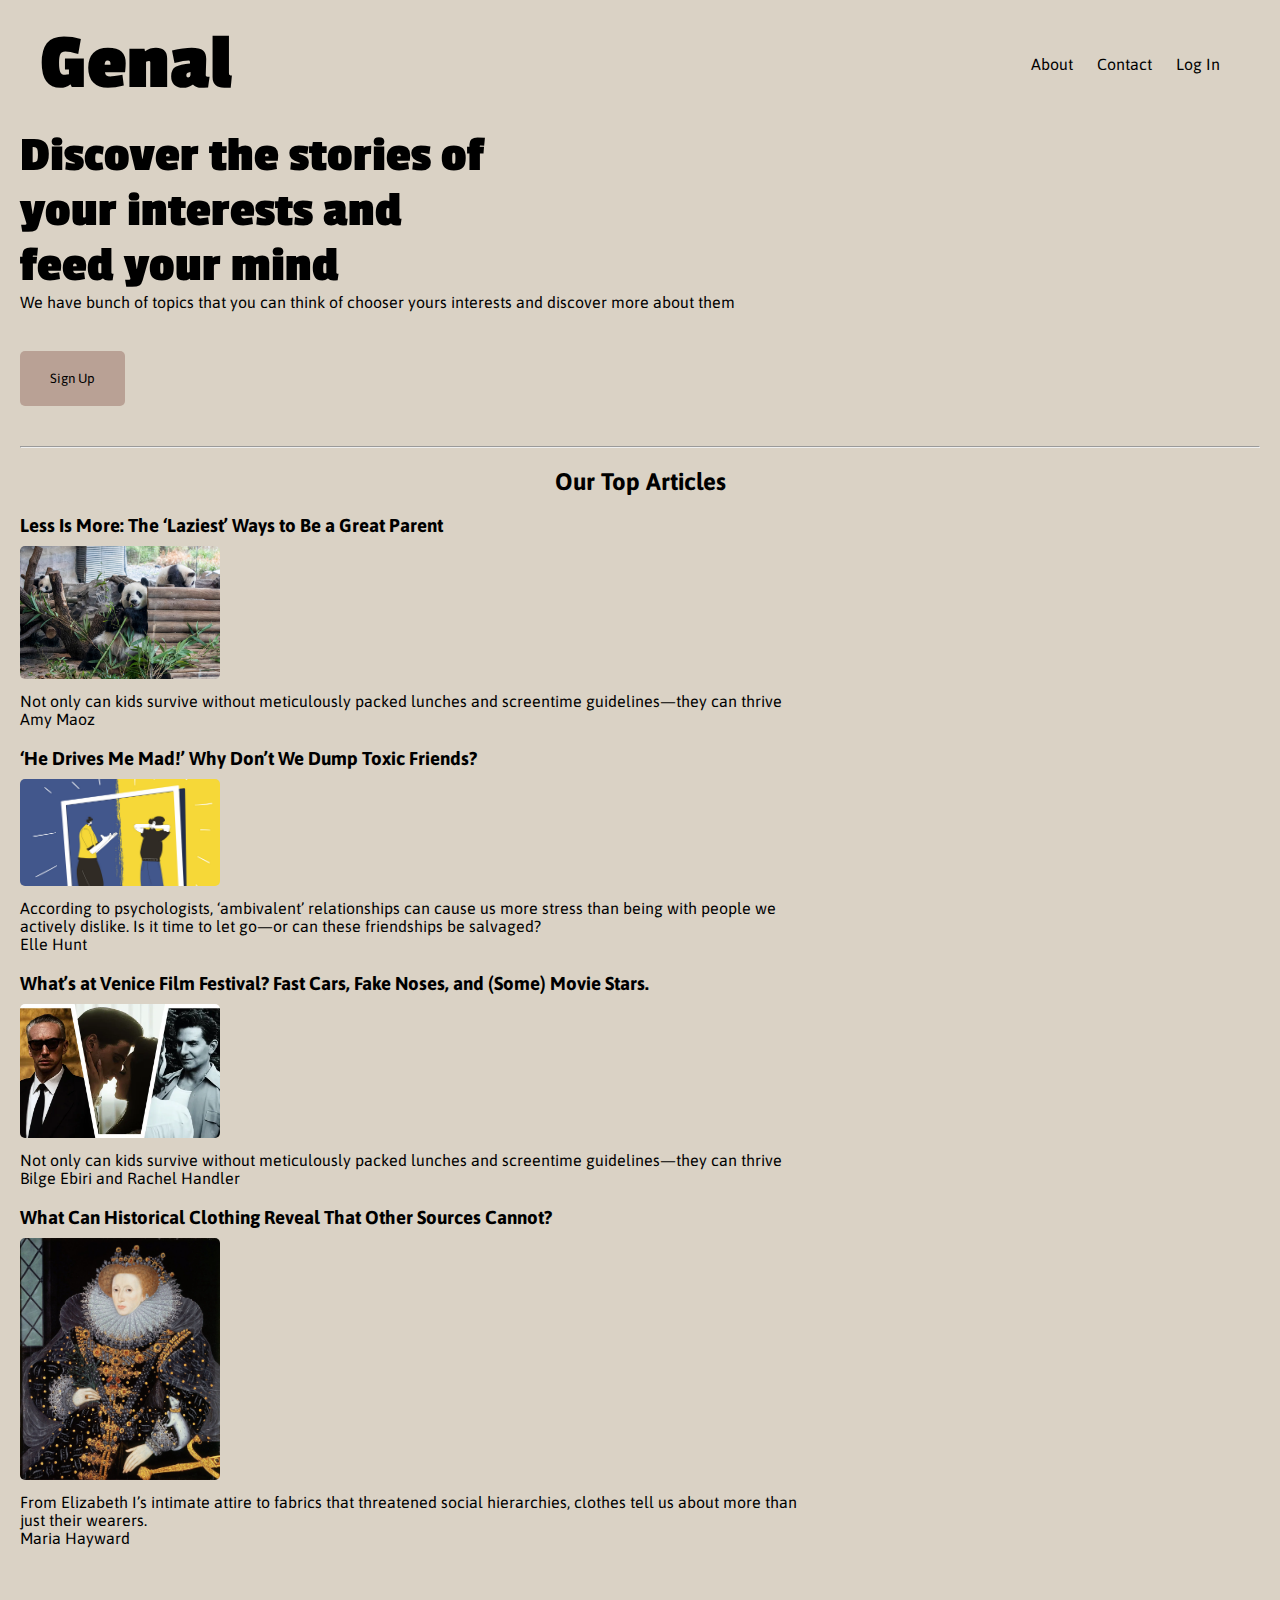
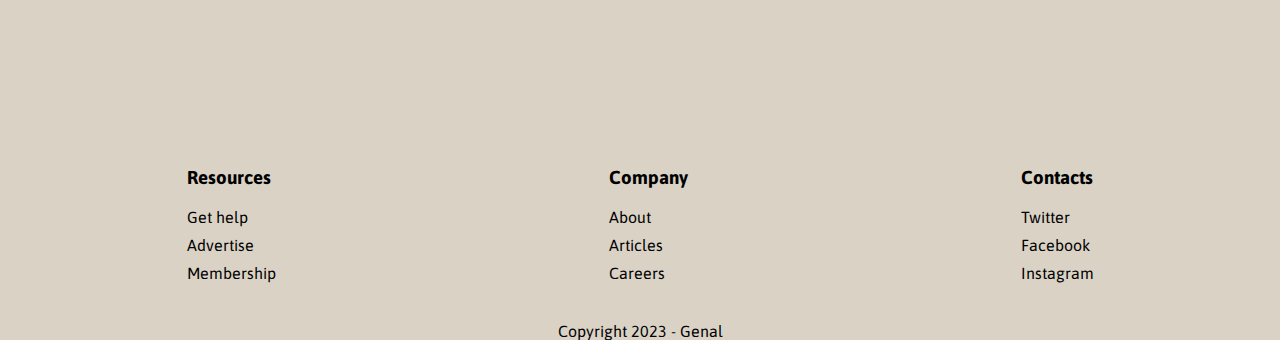
<file: index.html>
<!DOCTYPE html>
<html lang="en">
<head>
    <meta charset="UTF-8">
    <meta name="viewport" content="width=device-width, initial-scale=1.0">
    <title>Genal</title>
    <link rel="stylesheet" type="text/css" href="css/splashh.css">
</head>
<body>
    <div class="preloader">
        <!--Preloader div-->
    </div>
    
    <div class="header">
        <div class="container">
            <div class="navbar">
            <a href="#">
                <h1>Genal</h1>
            </a>
            
            
                <nav>
                    <ul>
                        <li><a href="#">About</a></li>
                        <li><a href="#">Contact</a></li>
                        <li><a href="login.html">Log In</a></li>
        
                    </ul>
                </nav> 
            </div>
        </div>
    </div>


    <div class="main">
        <div class="container">
            <div class="tag">
                <h2>Discover the stories of <br/>your interests and<br/> feed your mind</h2>
                <p>We have bunch of topics that you can think of
                    chooser yours interests and discover more about them</p>
                <a href="register.html">
                <button class="signBtn">Sign Up
                </button>
                </a>
            </div>
        </div>

        <div class="container">
            <hr/>
            <h2 class="articles-header">Our Top Articles</h2>
            <div class="article">
                <h3>Less Is More: The ‘Laziest’ Ways to Be a Great Parent</h3>
                <img src="images/articles/https __s3.amazonaws.com_pocket-collectionapi-prod-images_db7cac38-191d-4bb4-90cf-020d2203b62d.png" alt="pandas" width="200" />
                
                <p>Not only can kids survive without meticulously packed lunches and screentime guidelines—they can thrive</p>
                <p>Amy Maoz</p>
            </div>

            <div class="article">
                <h3>‘He Drives Me Mad!’ Why Don’t We Dump Toxic Friends?</h3>
                <img src="images/articles/623e493658986.png" alt="pandas" width="200" />
                
                <p>According to psychologists, ‘ambivalent’ relationships can cause us more stress than being with people we actively dislike. Is it time to let go—or can these friendships be salvaged?</p>
                <p>Elle Hunt</p>
            </div>

            <div class="article">
                <h3>What’s at Venice Film Festival? Fast Cars, Fake Noses, and (Some) Movie Stars.</h3>
                <img src="images/articles/a3dac95d30d54d94503c413796e6e5a9e5-venice.rhorizontal.w700.webp" alt="pandas" width="200" />
                
                <p>Not only can kids survive without meticulously packed lunches and screentime guidelines—they can thrive</p>
                <p>Bilge Ebiri and Rachel Handler</p>
            </div>

            <div class="article">
                <h3>What Can Historical Clothing Reveal That Other Sources Cannot?</h3>
                <img src="images/articles/Elizabeth I Fashion History Today.jpg" alt="pandas" width="200" />
                
                <p>From Elizabeth I’s intimate attire to fabrics that threatened social hierarchies, clothes tell us about more than just their wearers.</p>
                <p>Maria Hayward</p>
            </div>
        </div>
    </div>
    

    <div class="footer">
        <div class="container">
            <div class="content">
                <div class="col-footer">
                    <h3>Resources</h3>
                    <ul>
                        <li>Get help</li>
                        <li>Advertise</li>
                        <li>Membership</li>
                    </ul>
                </div>
                <div class="col-footer">
                    <h3>Company</h3>
                    <ul>
                        <li>About</li>
                        <li>Articles</li>
                        <li>Careers</li>
                    </ul>
                </div>
                <div class="col-footer">
                    <h3>Contacts</h3>
                    <ul>
                        <li>Twitter</li>
                        <li>Facebook</li>
                        <li>Instagram</li>
                    </ul>
                </div>
                
            </div>

            <p class="copyright">Copyright 2023 - Genal</p>
        </div>
    </div>
    
</body>
    <script>
        var loader = document.querySelector('.preloader');
        window.addEventListener('load', () => {
            loader.style.display = "none";
        })
    </script>
</html>
</file>
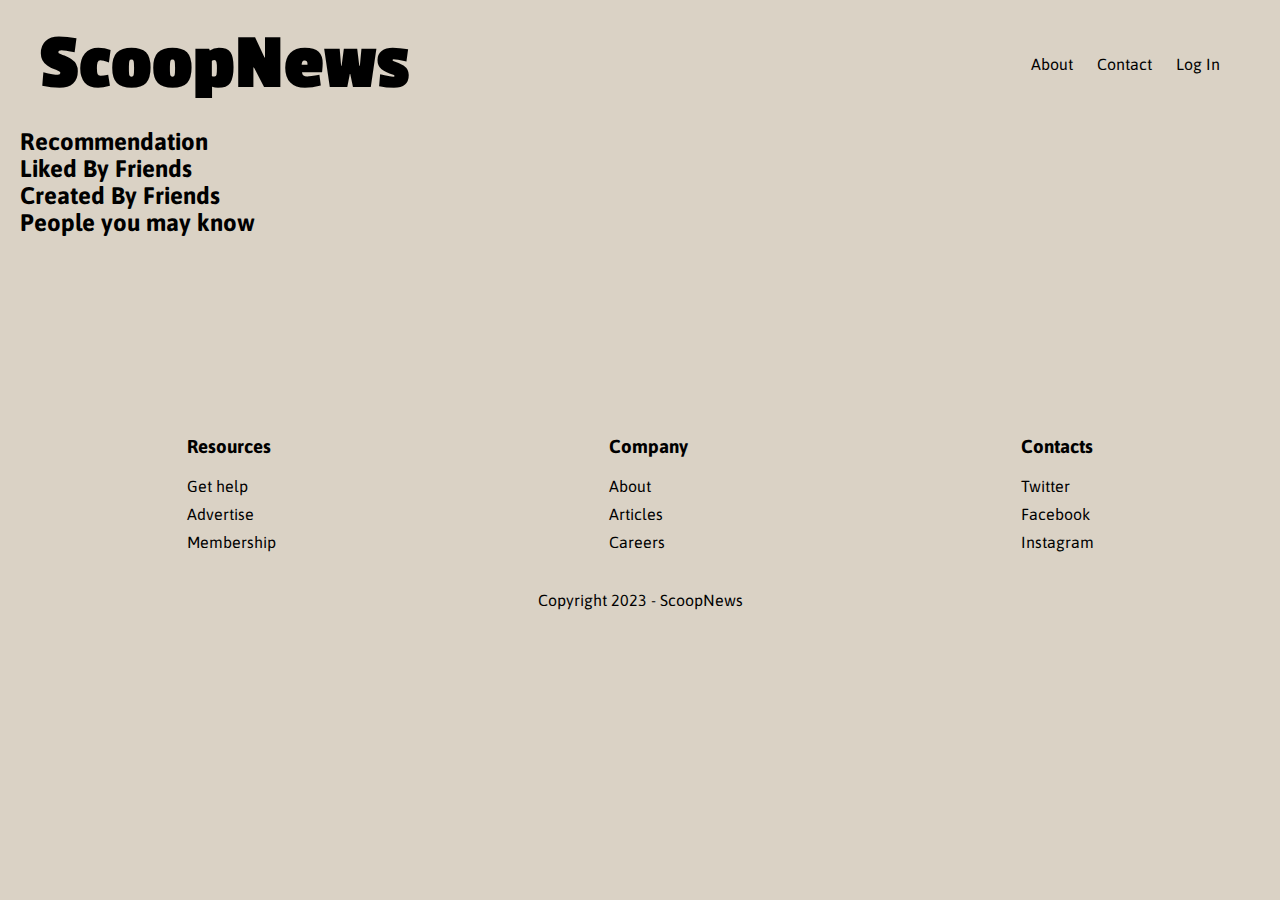
<file: articles.html>
<!DOCTYPE html>
<html lang="en">
<head>
    <meta charset="UTF-8">
    <meta name="viewport" content="width=device-width, initial-scale=1.0">
    <title>Splash Page</title>
    <link rel="stylesheet" type="text/css" href="css/splashh.css">
    <link rel="stylesheet" type="text/css" href="css/home.css">
</head>
<body>
    
    <div class="header">
        <div class="container">
            <div class="navbar">
            <h1>ScoopNews</h1>
            
                <nav>
                    <ul>
                        <li><a href="Brands.html">About</a></li>
                        <li><a href="FindCar.html">Contact</a></li>
                        <li><a href="homepage.html">Log In</a></li>
        
                    </ul>
                </nav> 
            </div>
        </div>
    </div>

    <div class="main">
        <div class="container">
            <h2>Recommendation</h2>

            <h2>Liked By Friends</h2>

            <h2>Created By Friends</h2>

            <h2>People you may know</h2>
        </div>

    </div>

    <div class="footer">
        <div class="container">
            <div class="content">
                <div class="col-footer">
                    <h3>Resources</h3>
                    <ul>
                        <li>Get help</li>
                        <li>Advertise</li>
                        <li>Membership</li>
                    </ul>
                </div>
                <div class="col-footer">
                    <h3>Company</h3>
                    <ul>
                        <li>About</li>
                        <li>Articles</li>
                        <li>Careers</li>
                    </ul>
                </div>
                <div class="col-footer">
                    <h3>Contacts</h3>
                    <ul>
                        <li>Twitter</li>
                        <li>Facebook</li>
                        <li>Instagram</li>
                    </ul>
                </div>
                
            </div>

            <p class="copyright">Copyright 2023 - ScoopNews</p>
        </div>
    </div>
    
</body>
</html>
</file>
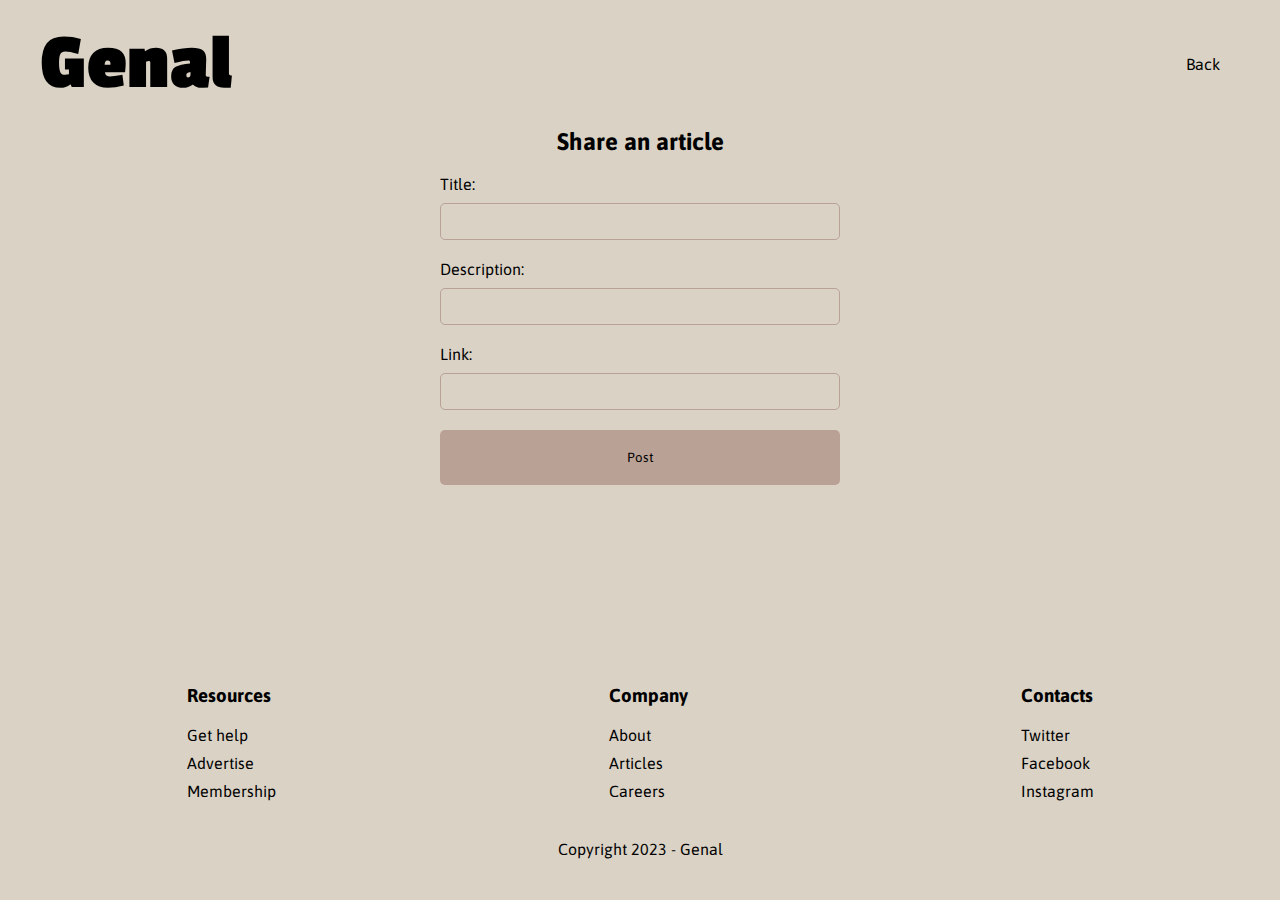
<file: createarticle.html>
<!DOCTYPE html>
<html lang="en">
<head>
    <meta charset="UTF-8">
    <meta name="viewport" content="width=device-width, initial-scale=1.0">
    <title>Post | Genal</title>
    <link rel="stylesheet" type="text/css" href="css/splashh.css">
    <link rel="stylesheet" type="text/css" href="css/home.css">
</head>
<body>
    
    <div class="header">
        <div class="container">
            <div class="navbar">
                <a href="index.html">
                    <h1>Genal</h1>
                </a>
            
                <nav>
                   <ul>
                        <li><a href="#">Back</a></li>
                   </ul>
                </nav> 
            </div>
        </div>
    </div>

    <div class="main">
        <div class="container">
            <form action="php/validatelogin.php" method="post">
                <h2>Share an article</h2>
                <div class="form-row">
                    <label for="username">Title:</label><br/>
                    <input type="text" id="username" name="username" />
                    <small id="unam"></small>
                </div>

                <div class="form-row">
                    <label for="username">Description:</label><br/>
                    <input type="text" id="username" name="username" />
                    <small id="unam"></small>
                </div>

                <div class="form-row">
                    <label for="username">Link:</label><br/>
                    <input type="text" id="username" name="username" />
                    <small id="unam"></small>
                </div>

                
                <button class="login">Post</button>
               
            </form>
        </div>

    </div>

    <div class="footer">
        <div class="container">
            <div class="content">
                <div class="col-footer">
                    <h3>Resources</h3>
                    <ul>
                        <li>Get help</li>
                        <li>Advertise</li>
                        <li>Membership</li>
                    </ul>
                </div>
                <div class="col-footer">
                    <h3>Company</h3>
                    <ul>
                        <li>About</li>
                        <li>Articles</li>
                        <li>Careers</li>
                    </ul>
                </div>
                <div class="col-footer">
                    <h3>Contacts</h3>
                    <ul>
                        <li>Twitter</li>
                        <li>Facebook</li>
                        <li>Instagram</li>
                    </ul>
                </div>
                
            </div>

            <p class="copyright">Copyright 2023 - Genal</p>
        </div>
    </div>
    
    <script type="text/javascript" src="javascript/validatelogin.js" >
    </script>
</body>
</html>
</file>
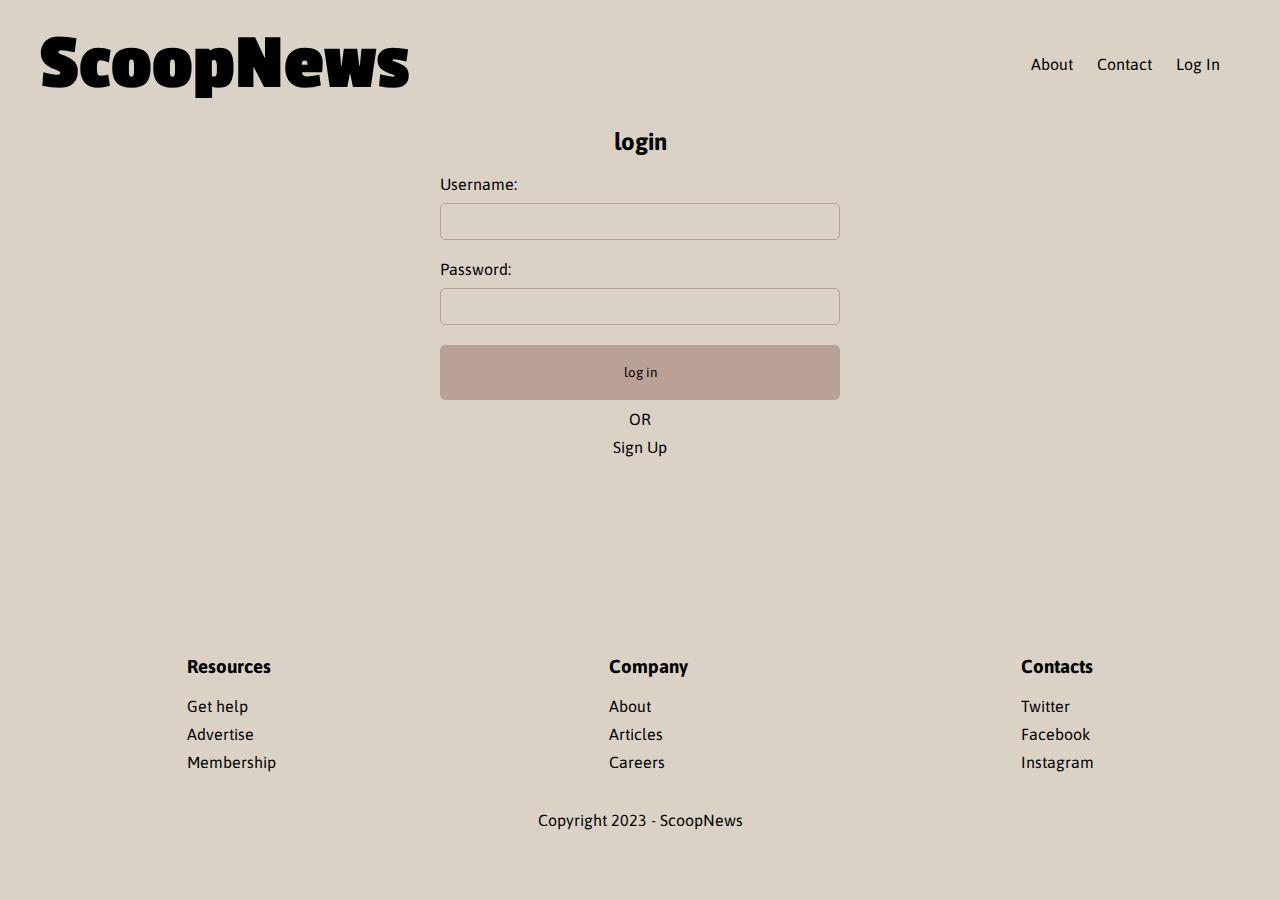
<file: login.html>
<!DOCTYPE html>
<html lang="en">
<head>
    <meta charset="UTF-8">
    <meta name="viewport" content="width=device-width, initial-scale=1.0">
    <title>Login | Genal</title>
    <link rel="stylesheet" type="text/css" href="css/splashh.css">
    <link rel="stylesheet" type="text/css" href="css/home.css">
</head>
<body>
    
    <div class="header">
        <div class="container">
            <div class="navbar">
                <a href="index.html">
                    <h1>ScoopNews</h1>
                </a>
            
                <nav>
                    <ul>
                        <li><a href="#">About</a></li>
                        <li><a href="#">Contact</a></li>
                        <li><a href="#">Log In</a></li>
        
                    </ul>
                </nav> 
            </div>
        </div>
    </div>

    <div class="main">
        <div class="container">
            <form action="php/validatelogin.php" method="post">
                <h2>login</h2>
                <div class="form-row">
                    <label for="username">Username:</label><br/>
                    <input type="text" id="username" name="username" />
                    <small id="unam"></small>
                </div>
                <div class="form-row">
                    <label for="password">Password:</label><br/>
                    <input type="password" id="password" name="password" />
                    <small id="pw"></small>
                </div>
                
                <button class="login">log in</button>
               
                <p class="or">OR</p>
                <p class="or"><a href="register.html">Sign Up</a></p>
            </form>
        </div>

    </div>

    <div class="footer">
        <div class="container">
            <div class="content">
                <div class="col-footer">
                    <h3>Resources</h3>
                    <ul>
                        <li>Get help</li>
                        <li>Advertise</li>
                        <li>Membership</li>
                    </ul>
                </div>
                <div class="col-footer">
                    <h3>Company</h3>
                    <ul>
                        <li>About</li>
                        <li>Articles</li>
                        <li>Careers</li>
                    </ul>
                </div>
                <div class="col-footer">
                    <h3>Contacts</h3>
                    <ul>
                        <li>Twitter</li>
                        <li>Facebook</li>
                        <li>Instagram</li>
                    </ul>
                </div>
                
            </div>

            <p class="copyright">Copyright 2023 - ScoopNews</p>
        </div>
    </div>
    
    <script type="text/javascript" src="javascript/validatelogin.js" >
    </script>
</body>
</html>
</file>
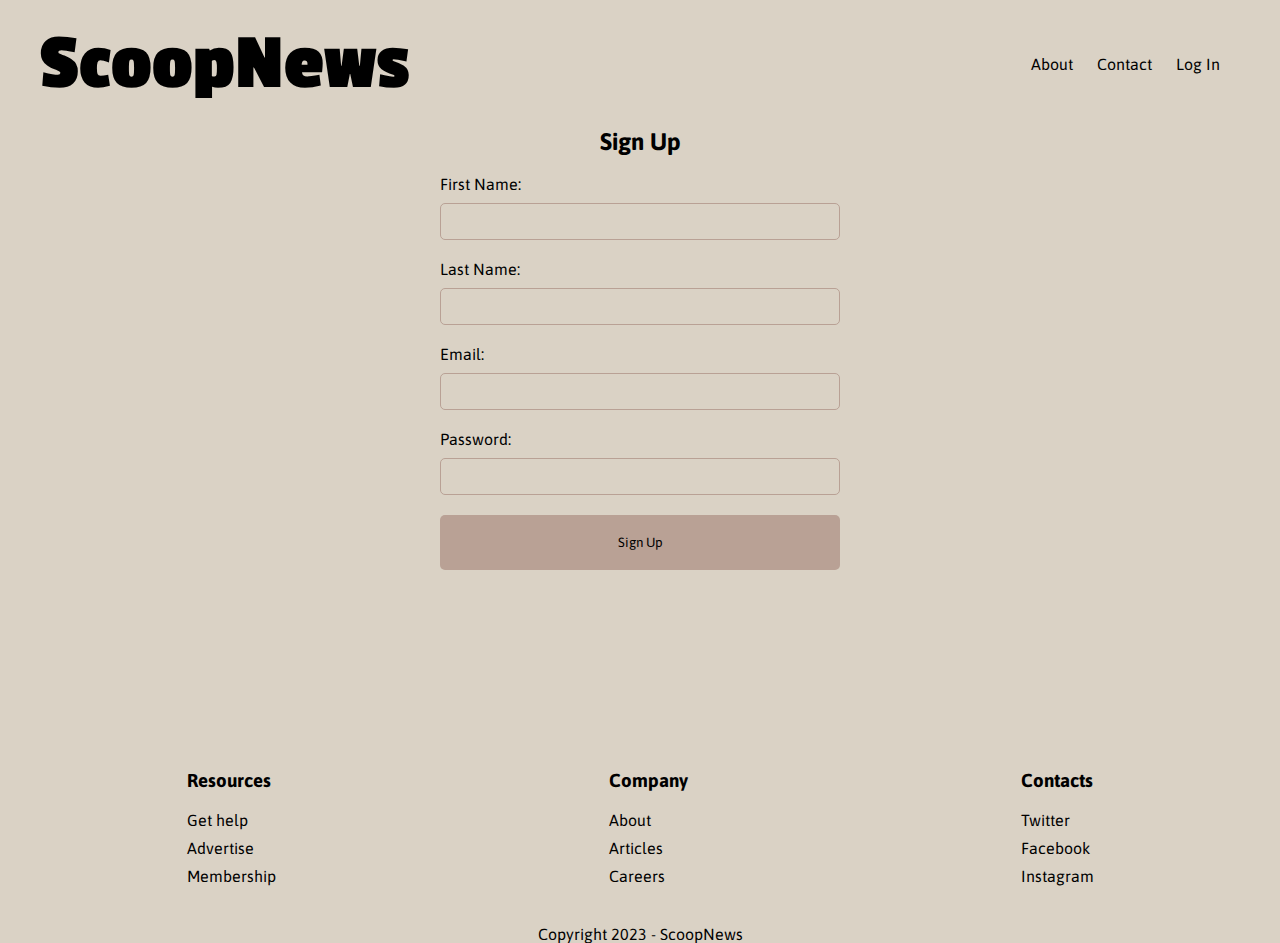
<file: register.html>
<!DOCTYPE html>
<html lang="en">
<head>
    <meta charset="UTF-8">
    <meta name="viewport" content="width=device-width, initial-scale=1.0">
    <title>Splash Page</title>
    <link rel="stylesheet" type="text/css" href="css/splashh.css">
    <link rel="stylesheet" type="text/css" href="css/home.css">
</head>
<body>
    
    <div class="header">
        <div class="container">
            <div class="navbar">
                <a href="index.html">
                    <h1>ScoopNews</h1>
                </a>
            
                <nav>
                    <ul>
                        <li><a href="Brands.html">About</a></li>
                        <li><a href="FindCar.html">Contact</a></li>
                        <li><a href="login.html">Log In</a></li>
        
                    </ul>
                </nav> 
            </div>
        </div>
    </div>

    <div class="main">
        <div class="container">
            <form class="form" action="php/validatesignup.php" method="post">
                <h2>Sign Up</h2>
                <div class="form-row">
                    <label for="firstname">First Name:</label><br/>
                    <input type="text" id="firstname" name="firstname" />
                    <small id="nam"></small>
                </div>
                <div class="form-row">
                    <label for="lastname">Last Name:</label><br/>
                    <input type="text" id="lastname" name="lastname" />
                    <small id="lnam"></small>
                </div>
                <div class="form-row">
                    <label for="email">Email:</label><br/>
                    <input type="text" id="email" name="email" />
                    <small id="eml"></small>
                </div>
                <div class="form-row">
                    <label for="password">Password:</label><br/>
                    <input type="password" id="password" name="password" />
                    <small id="pw"></small>
                </div>
                
                <button class="login">Sign Up</button> 
            
            </form>
        </div>

    </div>

    <div class="footer">
        <div class="container">
            <div class="content">
                <div class="col-footer">
                    <h3>Resources</h3>
                    <ul>
                        <li>Get help</li>
                        <li>Advertise</li>
                        <li>Membership</li>
                    </ul>
                </div>
                <div class="col-footer">
                    <h3>Company</h3>
                    <ul>
                        <li>About</li>
                        <li>Articles</li>
                        <li>Careers</li>
                    </ul>
                </div>
                <div class="col-footer">
                    <h3>Contacts</h3>
                    <ul>
                        <li>Twitter</li>
                        <li>Facebook</li>
                        <li>Instagram</li>
                    </ul>
                </div>
                
            </div>

            <p class="copyright">Copyright 2023 - ScoopNews</p>
        </div>
    </div>
    
    <script src="javascript/validatesignup.js"></script>
</body>
</html>
</file>
<file: css/splashh.css>
@import url('https://fonts.googleapis.com/css2?family=Passion+One:wght@700&display=swap');
@import url('https://fonts.googleapis.com/css2?family=Asap&display=swap');



* {
    margin: 0;
    padding: 0;
    box-sizing: border-box;
    background-color: #dad2c5;
    font-family: Asap;
    color: #000;
}

.preloader {
    background: #9c7967 url('../images/icons/doublering2.gif') no-repeat center;
    height: 100vh;
    width: 100%;
    position: fixed;
    z-index: 100;
}

.tag h2 {
    font-family: 'Passion One', cursive;
    font-size: 50px;
}

.navbar {
    Display: flex;
    align-items: center;
    padding: 20px;
}

nav {
    flex: 1;
    text-align: right;
}

nav ul {
    display: inline-block;
    list-style-type: none;
}

nav ul li {
    display: inline-block;
    margin-right: 20px;
    transition: 2s;
}

nav ul li:hover {
    border-bottom: 2px solid #9c7967;
}

a {
    text-decoration: none;
    color: #000;
}

h1 {
    font-family: 'Passion One', cursive;
    font-size: 80px;
    
}

.main {
    padding-bottom: 100px;
    /*padding-top: 150px;
    background-image: url("../images/pexels-daria-obymaha-1684916.jpg");
    background-position: right;
    background-repeat: none;*/

}

.signBtn {
    padding: 20px 30px;
    margin-top: 40px;
    background-color: #b9a195;
    border: none;
    border-radius: 5px;
    transition: 1s;
}

.signBtn:hover {
    cursor: pointer;
    background-color: #9c7967;
}


.container {
    max-width: 1300px;
    margin: auto;
    padding-left: 20px;
    padding-right: 20px;

}

.container hr {
    margin-top: 40px;
    margin-bottom: 20px;
    color:#9c7967;
}

.articles-header {
    text-align: center;
    margin-bottom: 20px;
}

.article {
    margin-bottom: 20px;
}

.article img {
    border-radius: 5px;
    margin-top: 10px;
    margin-bottom: 10px;

}

.article p {
    max-width: 800px;
}

.content {
    display: flex;
    align-items: center;
    justify-content: space-around;
    flex-wrap: wrap;
}

.footer {
    margin-top: 100px;
}

.col-footer h3 {
    color: #000;
    margin-bottom: 20px;
}

.col-footer ul li {
    list-style-type: none;
    margin-bottom: 10px;
}

.copyright {
    margin-top: 30px;
    text-align: center;
}
/*
.col-footer {
    flex: 1;
    text-align: center;
}*/
</file>
<file: css/home.css>
form {
    max-width: 400px;
    margin: auto;
    
}

button {
    cursor: pointer;
}

.form-row {
    display: block;
    margin-bottom: 20px;
}

form h2 {
    margin-bottom: 20px;
    text-align: center;
}

form input {
    border: 1px solid #b9a195;
    border-radius: 5px;
    padding: 10px;
    margin-top: 10px;
    width: 100%;
    
}

form input:focus {
    outline:  1px solid #9c7967;
}

.login {
    padding: 20px 30px;
    background-color: #b9a195;
    border: none;
    border-radius: 5px;
    width: 100%;
    transition: 1s;
}

.login:hover {
    cursor: pointer;
    background-color: #9c7967;
    
}

.or {
    text-align: center;
    margin-top: 10px;
}

.save-read, .create{
    /*max-width: 60%;*/
    display: flex;
    justify-content:end;
}

.save-read button {
    padding: 20px 30px;
    margin-top: 40px;
    background-color: #b9a195;
    border: none;
    border-radius: 30px;
}   



.create button {
    padding: 20px 30px;
    margin-top: 40px;
    background-color: #b9a195;
    border: none;
    border-radius: 30px;
}

.myart {
    max-width: 100%;
    margin: auto;
    
}

.thefeed {
   
    max-width: 70%;
}

.sidebar {
    max-width: 30%;
    
}

.container2{
    
    display: flex;
    justify-content: space-between;
}

.sidebar h2 {
    margin-bottom: 15px;
}

.friend {
    background: #b9a19553;
    padding: 10px 15px;
    border-radius: 5px;
    margin-bottom: 15px;
}

.friend img {
    border-radius: 5px;
}

.friend div {
    background-color: transparent;
    display: flex;
    justify-content: space-between;
    align-items: center;
}

.friend div h3 {
    background-color: transparent;
}

.inviteBtn {
    padding: 15px 25px;
    margin-top: 10px;
    background-color: #b9a195;
    border: none;
    border-radius: 30px;
}

.interests {
    margin-top: 15px;
    text-align: center;
}

.interests p {
    border: 2px solid #b9a195;
    border-radius: 3px;
    padding: 10px 15px;
    margin: 10px;
    max-width: 150px;
    display: inline-block;
}
</file>
